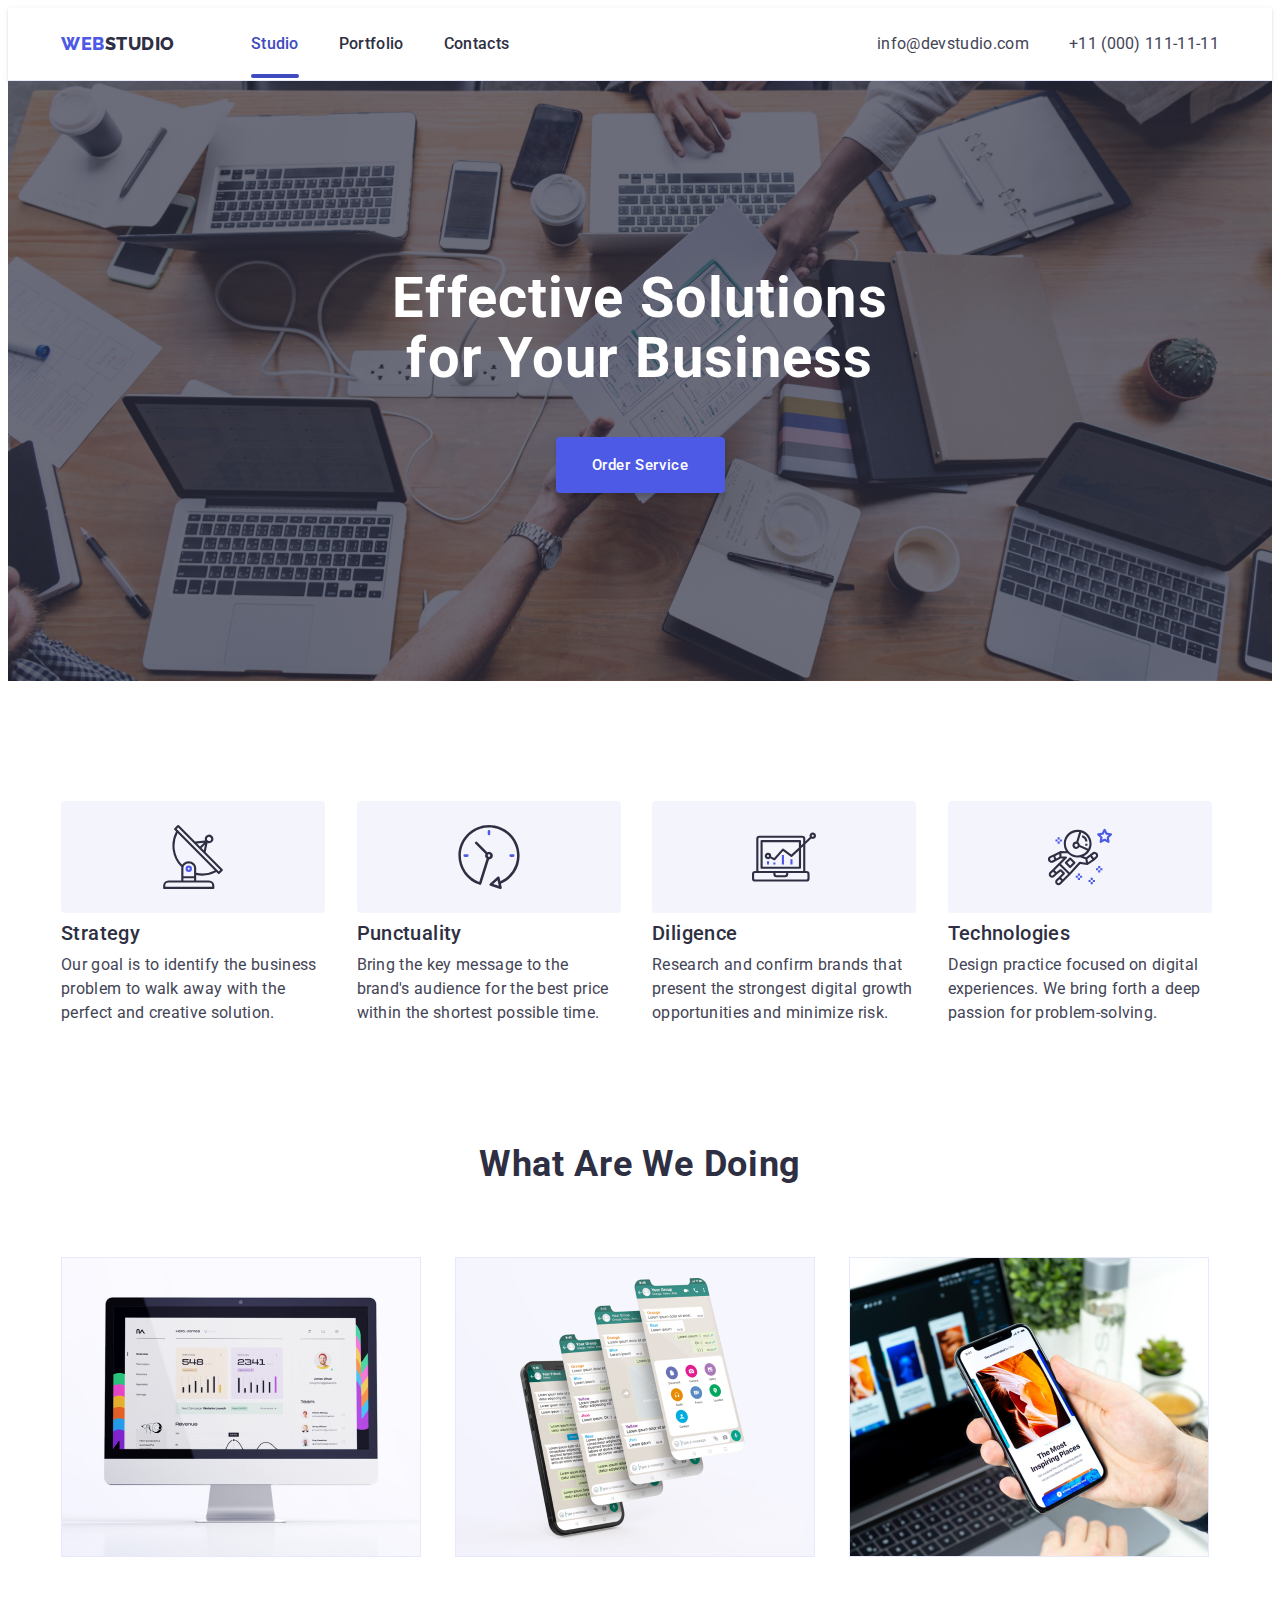
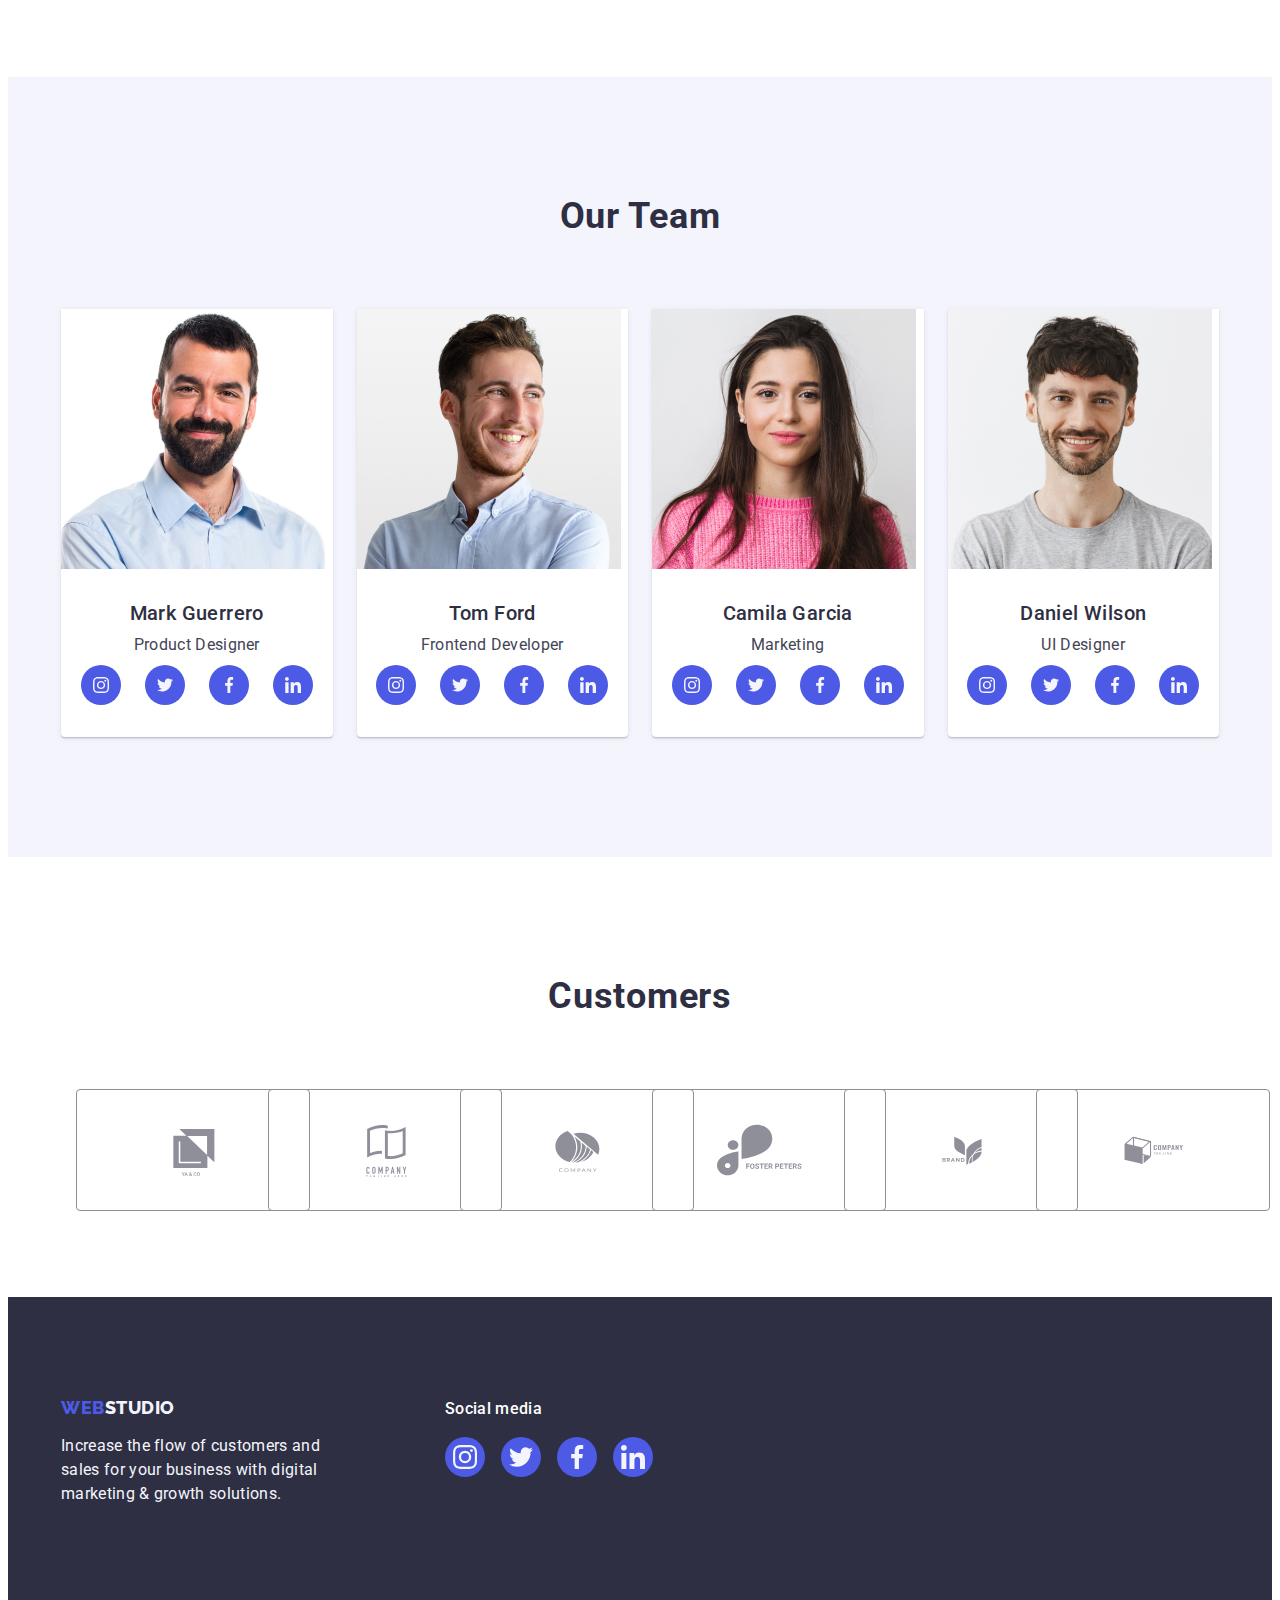
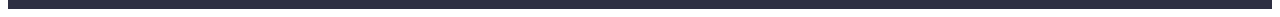
<file: index.html>
<!DOCTYPE html>
<html lang="en">
  <head>
    <meta charset="UTF-8" />
    <meta name="viewport" content="width=device-width, initial-scale=1.0" />
    <title>Web Studio</title>
    <!--Fonts-->
    <link rel="preconnect" href="https://fonts.googleapis.com" />
    <link rel="preconnect" href="https://fonts.gstatic.com" crossorigin />
    <link
      href="https://fonts.googleapis.com/css2?family=Raleway:wght@800&family=Roboto:wght@400;500;700&display=swap"
      rel="stylesheet"
    />
    <!-- Modern normalize -->
    <link
      rel="stylesheet"
      href="https://cdnjs.cloudflare.com/ajax/libs/modern-normalize/2.0.0/modern-normalize.min.css"
      integrity="sha512-4xo8blKMVCiXpTaLzQSLSw3KFOVPWhm/TRtuPVc4WG6kUgjH6J03IBuG7JZPkcWMxJ5huwaBpOpnwYElP/m6wg=="
      crossorigin="anonymous"
      referrerpolicy="no-referrer"
    />
    <!--Custom styles-->
    <link rel="stylesheet" href="./css/styles.css" />
  </head>
  <body>
    <!--Header styles-->
    <header class="header">
      <div class="header-container container">
        <nav class="header-nav">
          <a class="logo link" href="./index.html"
            >Web<span class="header-nav-logo-studio">Studio</span>
          </a>
          <ul class="list list-header">
            <li class="header-nav-item">
              <a class="nav-link current link" href="./index.html">Studio</a>
            </li>
            <li class="header-nav-item">
              <a class="nav-link link" href="./portfolio.html">Portfolio</a>
            </li>
            <li class="header-nav-item">
              <a class="nav-link link" href="">Contacts</a>
            </li>
          </ul>
        </nav>
        <address class="header-address">
          <ul class="list address-list">
            <li class="header-address-item">
              <a
                class="address-link link"
                href="mailto:info@devstudio.com"
                aria-label="email"
                >info@devstudio.com
              </a>
            </li>
            <li class="header-address-item">
              <a
                class="address-link link"
                href="tel:+110001111111"
                aria-label="+110001111111"
                >+11 (000) 111-11-11
              </a>
            </li>
          </ul>
        </address>
      </div>
    </header>

    <main>
      <!--Hero image Section 1-->
      <section class="hero">
        <div class="container">
          <h1 class="hero-title">Effective Solutions for Your Business</h1>
          <button class="btn hero-order-btn" type="button" data-modal-open>
            Order Service
          </button>
        </div>
      </section>

      <!--Section 2-->
      <section class="feature">
        <div class="container">
          <h2 class="visually-hidden">text</h2>
          <ul class="list feature-list">
            <li class="feature-item">
              <div class="feature-wrapper">
                <svg class="feature-wrapper-icons" width="64" height="64">
                  <use href="./images/icons.svg#icon-antenna"></use>
                </svg>
              </div>
              <h3 class="feature-item-titel">Strategy</h3>
              <p class="feature-item-paragraph">
                Our goal is to identify the business problem to walk away with
                the perfect and creative solution.
              </p>
            </li>

            <li class="feature-item">
              <div class="feature-wrapper">
                <svg class="feature-wrapper-icons" width="64" height="64">
                  <use href="./images/icons.svg#icon-clock"></use>
                </svg>
              </div>
              <h3 class="feature-item-titel">Punctuality</h3>
              <p class="feature-item-paragraph">
                Bring the key message to the brand's audience for the best price
                within the shortest possible time.
              </p>
            </li>

            <li class="feature-item">
              <div class="feature-wrapper">
                <svg class="feature-wrapper-icons" width="64" height="64">
                  <use href="./images/icons.svg#icon-diagram"></use>
                </svg>
              </div>
              <h3 class="feature-item-titel">Diligence</h3>
              <p class="feature-item-paragraph">
                Research and confirm brands that present the strongest digital
                growth opportunities and minimize risk.
              </p>
            </li>

            <li class="feature-item">
              <div class="feature-wrapper">
                <svg class="feature-wrapper-icons" width="64" height="64">
                  <use href="./images/icons.svg#icon-astronaut"></use>
                </svg>
              </div>
              <h3 class="feature-item-titel">Technologies</h3>
              <p class="feature-item-paragraph">
                Design practice focused on digital experiences. We bring forth a
                deep passion for problem-solving.
              </p>
            </li>
          </ul>
        </div>
      </section>

      <!--Section 3-->
      <section class="work">
        <div class="container">
          <h2 class="work-title">What are we doing</h2>
          <ul class="list work-list">
            <li class="work-item">
              <img
                src="./images/images-section3/img1.jpg"
                alt="Work1"
                width="360"
              />
            </li>
            <li class="work-item">
              <img
                src="./images/images-section3/img2.jpg"
                alt="Work2"
                width="360"
              />
            </li>
            <li class="work-item">
              <img
                src="./images/images-section3/img3.jpg"
                alt="Work3"
                width="360"
              />
            </li>
          </ul>
        </div>
      </section>

      <!--Section 4-->
      <section class="team">
        <div class="container">
          <h2 class="team-title">Our Team</h2>
          <ul class="list team-list">
            <li class="team-item">
              <img
                src="./images/images-section4/mark-guerreroimg.jpg"
                alt="Product Designer"
                width="264"
              />
              <div class="team-title-paragraph">
                <h3 class="team-item-title">Mark Guerrero</h3>
                <p class="team-item-paragraph">Product Designer</p>
                <ul class="team-socials list">
                  <li class="team-socials-item">
                    <a
                      class="team-socials-link link"
                      href="https://instagram.com"
                    >
                      <svg class="team-socials-icon" width="16" height="16">
                        <use href="./images/icons.svg#icon-instagram"></use>
                      </svg>
                    </a>
                  </li>
                  <li class="team-socials-item">
                    <a
                      class="team-socials-link link"
                      href="https://instagram.com"
                    >
                      <svg class="team-socials-icon" width="16" height="16">
                        <use href="./images/icons.svg#icon-twitter"></use>
                      </svg>
                    </a>
                  </li>
                  <li class="team-socials-item">
                    <a
                      class="team-socials-link link"
                      href="https://instagram.com"
                    >
                      <svg class="team-socials-icon" width="16" height="16">
                        <use href="./images/icons.svg#icon-facebook"></use>
                      </svg>
                    </a>
                  </li>
                  <li class="team-socials-item">
                    <a
                      class="team-socials-link link"
                      href="https://instagram.com"
                    >
                      <svg class="team-socials-icon" width="16" height="16">
                        <use href="./images/icons.svg#icon-linkedin"></use>
                      </svg>
                    </a>
                  </li>
                </ul>
              </div>
            </li>
            <li class="team-item">
              <img
                src="./images/images-section4/tom-fordimg.jpg"
                alt="Frontend Developer"
                width="264"
              />
              <div class="team-title-paragraph">
                <h3 class="team-item-title">Tom Ford</h3>
                <p class="team-item-paragraph">Frontend Developer</p>
                <ul class="team-socials list">
                  <li class="team-socials-item">
                    <a
                      class="team-socials-link link"
                      href="https://instagram.com"
                    >
                      <svg class="team-socials-icon" width="16" height="16">
                        <use href="./images/icons.svg#icon-instagram"></use>
                      </svg>
                    </a>
                  </li>
                  <li class="team-socials-item">
                    <a
                      class="team-socials-link link"
                      href="https://instagram.com"
                    >
                      <svg class="team-socials-icon" width="16" height="16">
                        <use href="./images/icons.svg#icon-twitter"></use>
                      </svg>
                    </a>
                  </li>
                  <li class="team-socials-item">
                    <a
                      class="team-socials-link link"
                      href="https://instagram.com"
                    >
                      <svg class="team-socials-icon" width="16" height="16">
                        <use href="./images/icons.svg#icon-facebook"></use>
                      </svg>
                    </a>
                  </li>
                  <li class="team-socials-item">
                    <a
                      class="team-socials-link link"
                      href="https://instagram.com"
                    >
                      <svg class="team-socials-icon" width="16" height="16">
                        <use href="./images/icons.svg#icon-linkedin"></use>
                      </svg>
                    </a>
                  </li>
                </ul>
              </div>
            </li>
            <li class="team-item">
              <img
                src="./images/images-section4/camila-garcia.jpg"
                alt="Marketing"
                width="264"
              />
              <div class="team-title-paragraph">
                <h3 class="team-item-title">Camila Garcia</h3>
                <p class="team-item-paragraph">Marketing</p>
                <ul class="team-socials list">
                  <li class="team-socials-item">
                    <a
                      class="team-socials-link link"
                      href="https://instagram.com"
                    >
                      <svg class="team-socials-icon" width="16" height="16">
                        <use href="./images/icons.svg#icon-instagram"></use>
                      </svg>
                    </a>
                  </li>
                  <li class="team-socials-item">
                    <a
                      class="team-socials-link link"
                      href="https://instagram.com"
                    >
                      <svg class="team-socials-icon" width="16" height="16">
                        <use href="./images/icons.svg#icon-twitter"></use>
                      </svg>
                    </a>
                  </li>
                  <li class="team-socials-item">
                    <a
                      class="team-socials-link link"
                      href="https://instagram.com"
                    >
                      <svg class="team-socials-icon" width="16" height="16">
                        <use href="./images/icons.svg#icon-facebook"></use>
                      </svg>
                    </a>
                  </li>
                  <li class="team-socials-item">
                    <a
                      class="team-socials-link link"
                      href="https://instagram.com"
                    >
                      <svg class="team-socials-icon" width="16" height="16">
                        <use href="./images/icons.svg#icon-linkedin"></use>
                      </svg>
                    </a>
                  </li>
                </ul>
              </div>
            </li>
            <li class="team-item">
              <img
                src="./images/images-section4/daniel-wisonimg.jpg"
                alt="UI Designer"
                width="264"
              />
              <div class="team-title-paragraph">
                <h3 class="team-item-title">Daniel Wilson</h3>
                <p class="team-item-paragraph">UI Designer</p>
                <ul class="team-socials list">
                  <li class="team-socials-item">
                    <a
                      class="team-socials-link link"
                      href="https://instagram.com"
                    >
                      <svg class="team-socials-icon" width="16" height="16">
                        <use href="./images/icons.svg#icon-instagram"></use>
                      </svg>
                    </a>
                  </li>
                  <li class="team-socials-item">
                    <a class="team-socials-link link" href="https://x.com">
                      <svg class="team-socials-icon" width="16" height="16">
                        <use href="./images/icons.svg#icon-twitter"></use>
                      </svg>
                    </a>
                  </li>
                  <li class="team-socials-item">
                    <a
                      class="team-socials-link link"
                      href="https://facebook.com"
                    >
                      <svg class="team-socials-icon" width="16" height="16">
                        <use href="./images/icons.svg#icon-facebook"></use>
                      </svg>
                    </a>
                  </li>
                  <li class="team-socials-item">
                    <a
                      class="team-socials-link link"
                      href="https://linkedin.com"
                    >
                      <svg class="team-socials-icon" width="16" height="16">
                        <use href="./images/icons.svg#icon-linkedin"></use>
                      </svg>
                    </a>
                  </li>
                </ul>
              </div>
            </li>
          </ul>
        </div>
      </section>

      <!--Section 5-->
      <section class="customers">
        <div class="container">
          <h2 class="customers-titel">Customers</h2>
          <ul class="container-client list">
            <li class="customers-client-item">
              <a class="customers-client-link link" href="">
                <svg class="container-client-icons" width="104" height="56">
                  <use href="./images/icons.svg#icon-logo-1"></use>
                </svg>
              </a>
            </li>
            <li class="customers-client-item">
              <a class="customers-client-link link" href="">
                <svg class="container-client-icons" width="104" height="56">
                  <use href="./images/icons.svg#icon-logo-2"></use>
                </svg>
              </a>
            </li>
            <li class="customers-client-item">
              <a class="customers-client-link link" href="">
                <svg class="container-client-icons" width="104" height="56">
                  <use href="./images/icons.svg#icon-logo-3"></use>
                </svg>
              </a>
            </li>
            <li class="customers-client-item">
              <a class="customers-client-link link" href="">
                <svg class="container-client-icons" width="104" height="56">
                  <use href="./images/icons.svg#icon-logo-4"></use>
                </svg>
              </a>
            </li>
            <li class="customers-client-item">
              <a class="customers-client-link link" href="">
                <svg class="container-client-icons" width="104" height="56">
                  <use href="./images/icons.svg#icon-logo-5"></use>
                </svg>
              </a>
            </li>
            <li class="customers-client-item">
              <a class="customers-client-link link" href="">
                <svg class="container-client-icons" width="104" height="56">
                  <use href="./images/icons.svg#icon-logo-6"></use>
                </svg>
              </a>
            </li>
          </ul>
        </div>
      </section>
    </main>

    <!--Footer-->
    <footer class="footer" id="contacts">
      <div class="footer-container container">
        <div class="footer-title">
          <a class="link footer-link" href="./index.html"
            >Web<span class="footer-logo-studio">Studio</span></a
          >
          <p class="footer-paragraph">
            Increase the flow of customers and sales for your business with
            digital marketing & growth solutions.
          </p>
        </div>

        <!--Social media-->
        <div>
          <p class="social-paragraph">Social media</p>
          <ul class="social-list list">
            <li class="footer-socials-item">
              <a class="footer-socials-link link" href="https://instagram.com">
                <svg class="footer-socials-icon" width="24" height="24">
                  <use href="./images/icons.svg#icon-instagram"></use>
                </svg>
              </a>
            </li>
            <li class="footer-socials-item">
              <a class="footer-socials-link link" href="https://x.com">
                <svg class="footer-socials-icon" width="24" height="24">
                  <use href="./images/icons.svg#icon-twitter"></use>
                </svg>
              </a>
            </li>
            <li class="footer-socials-item">
              <a class="footer-socials-link link" href="https://facebook.com">
                <svg class="footer-socials-icon" width="24" height="24">
                  <use href="./images/icons.svg#icon-facebook"></use>
                </svg>
              </a>
            </li>
            <li class="footer-socials-item">
              <a class="footer-socials-link link" href="https://linkedin.com">
                <svg class="footer-socials-icon" width="24" height="24">
                  <use href="./images/icons.svg#icon-linkedin"></use>
                </svg>
              </a>
            </li>
          </ul>
        </div>
      </div>
    </footer>

    <!--Modal window-->
    <div class="backdrop is-hidden" data-modal>
      <div class="modal">
        <button class="btn-close" type="button" data-modal-close>
          <svg class="btn-close-icon" width="8" height="8">
            <use href="./images/icons.svg#icon-close-black"></use>
          </svg>
        </button>
      </div>
    </div>

    <script src="./js/modal.js"></script>
  </body>
</html>
</file>
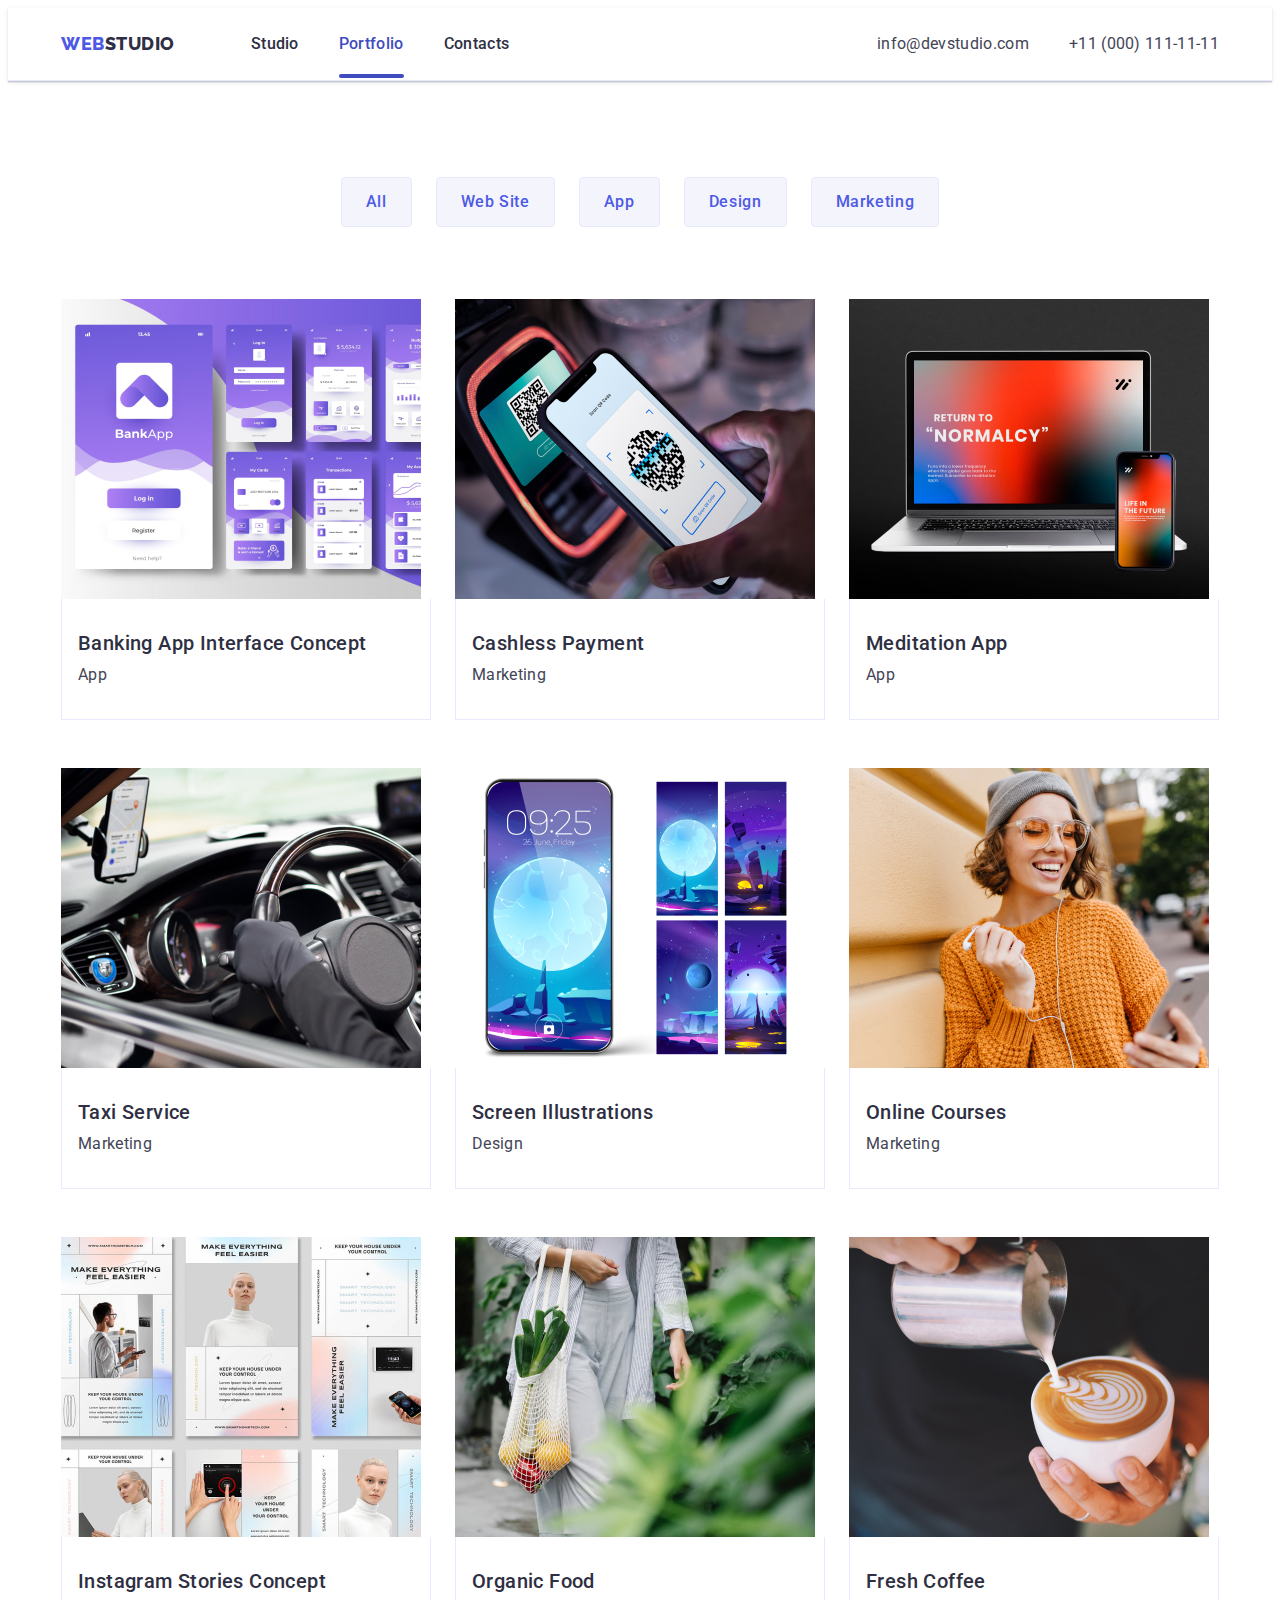
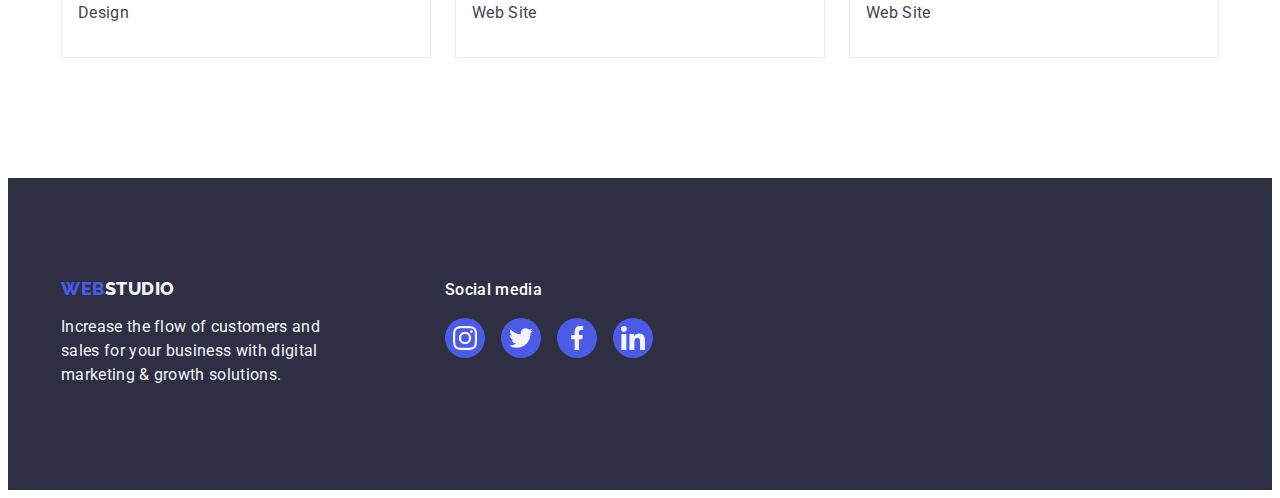
<file: portfolio.html>
<!DOCTYPE html>
<html lang="en">
  <head>
    <meta charset="UTF-8" />
    <meta name="viewport" content="width=device-width, initial-scale=1.0" />
    <title>Web Studio</title>
    <!--Fonts-->
    <link rel="preconnect" href="https://fonts.googleapis.com" />
    <link rel="preconnect" href="https://fonts.gstatic.com" crossorigin />
    <link
      href="https://fonts.googleapis.com/css2?family=Raleway:wght@800&family=Roboto:wght@400;500;700&display=swap"
      rel="stylesheet"
    />
    <!-- Modern normalize -->
    <link
      rel="stylesheet"
      href="https://cdnjs.cloudflare.com/ajax/libs/modern-normalize/2.0.0/modern-normalize.min.css"
      integrity="sha512-4xo8blKMVCiXpTaLzQSLSw3KFOVPWhm/TRtuPVc4WG6kUgjH6J03IBuG7JZPkcWMxJ5huwaBpOpnwYElP/m6wg=="
      crossorigin="anonymous"
      referrerpolicy="no-referrer"
    />
    <!--Custom styles-->
    <link rel="stylesheet" href="./css/styles.css" />
  </head>
  <body>
    <!--Header styles-->
    <header class="header">
      <div class="header-container container">
        <nav class="header-nav">
          <a class="logo link" href="./index.html"
            >Web<span class="header-nav-logo-studio">Studio</span>
          </a>
          <ul class="list list-header">
            <li class="header-nav-item">
              <a class="nav-link link" href="./index.html">Studio</a>
            </li>
            <li class="header-nav-item">
              <a class="nav-link current link" href="./portfolio.html"
                >Portfolio</a
              >
            </li>
            <li class="header-nav-item">
              <a class="nav-link link" href="">Contacts</a>
            </li>
          </ul>
        </nav>
        <address class="header-address">
          <ul class="list address-list">
            <li class="header-address-item">
              <a
                class="address-link link"
                href="mailto:info@devstudio.com"
                aria-label="email"
                >info@devstudio.com
              </a>
            </li>
            <li class="header-address-item">
              <a
                class="address-link link"
                href="tel:+110001111111"
                aria-label="+110001111111"
                >+11 (000) 111-11-11
              </a>
            </li>
          </ul>
        </address>
      </div>
    </header>

    <!--Filters-->
    <main>
      <section class="filters">
        <div class="container">
          <h1 class="visually-hidden">portfolio</h1>
          <ul class="list filters-list">
            <li class="filters-item">
              <button class="filters-item-button" type="button">All</button>
            </li>
            <li class="filters-item">
              <button class="filters-item-button" type="button">
                Web Site
              </button>
            </li>
            <li class="filters-item">
              <button class="filters-item-button" type="button">App</button>
            </li>
            <li class="filters-item">
              <button class="filters-item-button" type="button">Design</button>
            </li>
            <li class="filters-item">
              <button class="filters-item-button" type="button">
                Marketing
              </button>
            </li>
          </ul>

          <!--Row-->
          <ul class="list row-list">
            <li class="row-item">
              <a class="overlay-link link" href="#">
                <div class="overlay">
                  <img
                    src="./images/images-row/img-banking.jpg"
                    alt="App"
                    width="360"
                  />
                  <p class="overlay-text">
                    14 Stylish and User-Friendly App Design Concepts · Task
                    Manager App · Calorie Tracker App · Exotic Fruit Ecommerce
                    App · Cloud Storage App
                  </p>
                </div>

                <div class="row-titel-paragrah">
                  <h2 class="row-item-titel">Banking App Interface Concept</h2>
                  <p class="row-item-paragraph">App</p>
                </div>
              </a>
            </li>
            <li class="row-item">
              <a class="overlay-link link" href="#">
                <div class="overlay">
                  <img
                    src="./images/images-row/img-cashless.jpg"
                    alt="Marketing"
                    width="360"
                  />
                  <p class="overlay-text">
                    14 Stylish and User-Friendly App Design Concepts · Task
                    Manager App · Calorie Tracker App · Exotic Fruit Ecommerce
                    App · Cloud Storage App
                  </p>
                </div>

                <div class="row-titel-paragrah">
                  <h2 class="row-item-titel">Cashless Payment</h2>
                  <p class="row-item-paragraph">Marketing</p>
                </div>
              </a>
            </li>
            <li class="row-item">
              <a class="overlay-link link" href="#">
                <div class="overlay">
                  <img
                    src="./images/images-row/img-meditation.jpg"
                    alt="App"
                    width="360"
                  />
                  <p class="overlay-text">
                    14 Stylish and User-Friendly App Design Concepts · Task
                    Manager App · Calorie Tracker App · Exotic Fruit Ecommerce
                    App · Cloud Storage App
                  </p>
                </div>

                <div class="row-titel-paragrah">
                  <h2 class="row-item-titel">Meditation App</h2>
                  <p class="row-item-paragraph">App</p>
                </div>
              </a>
            </li>
            <li class="row-item">
              <a class="overlay-link link" href="#">
                <div class="overlay">
                  <img
                    src="./images/images-row/img-taxi.jpg"
                    alt="Marketing"
                    width="360"
                  />
                  <p class="overlay-text">
                    14 Stylish and User-Friendly App Design Concepts · Task
                    Manager App · Calorie Tracker App · Exotic Fruit Ecommerce
                    App · Cloud Storage App
                  </p>
                </div>

                <div class="row-titel-paragrah">
                  <h2 class="row-item-titel">Taxi Service</h2>
                  <p class="row-item-paragraph">Marketing</p>
                </div>
              </a>
            </li>
            <li class="row-item">
              <a class="overlay-link link" href="#">
                <div class="overlay">
                  <img
                    src="./images/images-row/img-screen.jpg"
                    alt="Design"
                    width="360"
                  />
                  <p class="overlay-text">
                    14 Stylish and User-Friendly App Design Concepts · Task
                    Manager App · Calorie Tracker App · Exotic Fruit Ecommerce
                    App · Cloud Storage App
                  </p>
                </div>

                <div class="row-titel-paragrah">
                  <h2 class="row-item-titel">Screen Illustrations</h2>
                  <p class="row-item-paragraph">Design</p>
                </div>
              </a>
            </li>
            <li class="row-item">
              <a class="overlay-link link" href="#">
                <div class="overlay">
                  <img
                    src="./images/images-row/img-online.jpg"
                    alt="Marketing"
                    width="360"
                  />
                  <p class="overlay-text">
                    14 Stylish and User-Friendly App Design Concepts · Task
                    Manager App · Calorie Tracker App · Exotic Fruit Ecommerce
                    App · Cloud Storage App
                  </p>
                </div>

                <div class="row-titel-paragrah">
                  <h2 class="row-item-titel">Online Courses</h2>
                  <p class="row-item-paragraph">Marketing</p>
                </div>
              </a>
            </li>
            <li class="row-item">
              <a class="overlay-link link" href="#">
                <div class="overlay">
                  <img
                    src="./images/images-row/img-instagram.jpg"
                    alt="Design"
                    width="360"
                  />
                  <p class="overlay-text">
                    14 Stylish and User-Friendly App Design Concepts · Task
                    Manager App · Calorie Tracker App · Exotic Fruit Ecommerce
                    App · Cloud Storage App
                  </p>
                </div>

                <div class="row-titel-paragrah">
                  <h2 class="row-item-titel">Instagram Stories Concept</h2>
                  <p class="row-item-paragraph">Design</p>
                </div>
              </a>
            </li>
            <li class="row-item">
              <a class="overlay-link link" href="#">
                <div class="overlay">
                  <img
                    src="./images/images-row/img-organic.jpg"
                    alt="Web Site"
                    width="360"
                  />
                  <p class="overlay-text">
                    14 Stylish and User-Friendly App Design Concepts · Task
                    Manager App · Calorie Tracker App · Exotic Fruit Ecommerce
                    App · Cloud Storage App
                  </p>
                </div>

                <div class="row-titel-paragrah">
                  <h2 class="row-item-titel">Organic Food</h2>
                  <p class="row-item-paragraph">Web Site</p>
                </div>
              </a>
            </li>
            <li class="row-item">
              <a class="overlay-link link" href="#">
                <div class="overlay">
                  <img
                    src="./images/images-row/img-fresh.jpg"
                    alt="Web Site"
                    width="360"
                  />
                  <p class="overlay-text">
                    14 Stylish and User-Friendly App Design Concepts · Task
                    Manager App · Calorie Tracker App · Exotic Fruit Ecommerce
                    App · Cloud Storage App
                  </p>
                </div>

                <div class="row-titel-paragrah">
                  <h2 class="row-item-titel">Fresh Coffee</h2>
                  <p class="row-item-paragraph">Web Site</p>
                </div>
              </a>
            </li>
          </ul>
        </div>
      </section>
    </main>

    <!--Footer-->
    <footer class="footer" id="contacts">
      <div class="footer-container container">
        <div class="footer-title">
          <a class="link footer-link" href="./index.html"
            >Web<span class="footer-logo-studio">Studio</span></a
          >
          <p class="footer-paragraph">
            Increase the flow of customers and sales for your business with
            digital marketing & growth solutions.
          </p>
        </div>

        <!--Social media-->
        <div>
          <p class="social-paragraph">Social media</p>
          <ul class="social-list list">
            <li class="footer-socials-item">
              <a class="footer-socials-link link" href="https://instagram.com">
                <svg class="footer-socials-icon" width="24" height="24">
                  <use href="./images/icons.svg#icon-instagram"></use>
                </svg>
              </a>
            </li>
            <li class="footer-socials-item">
              <a class="footer-socials-link link" href="https://x.com">
                <svg class="footer-socials-icon" width="24" height="24">
                  <use href="./images/icons.svg#icon-twitter"></use>
                </svg>
              </a>
            </li>
            <li class="footer-socials-item">
              <a class="footer-socials-link link" href="https://facebook.com">
                <svg class="footer-socials-icon" width="24" height="24">
                  <use href="./images/icons.svg#icon-facebook"></use>
                </svg>
              </a>
            </li>
            <li class="footer-socials-item">
              <a class="footer-socials-link link" href="https://linkedin.com">
                <svg class="footer-socials-icon" width="24" height="24">
                  <use href="./images/icons.svg#icon-linkedin"></use>
                </svg>
              </a>
            </li>
          </ul>
        </div>
      </div>
    </footer>
  </body>
</html>
</file>
<file: css/styles.css>
/*Varibles*/
:root {
  /*Colors*/
  --WHITE: #fff;
  --IRIS: #4d5ae5;
  --NAVY-BLUE: #2e2f42;
  --OCEAN: #404bbf;
  --SLATE: #434455;
  --CLOUD: #f4f4fd;
  --CORNFLOWER: #e7e9fc;
  --LIGHT-SLATE: #8e8f99;
  --GREEN: #31d0aa;
  --DAIRY: #fcfcfc;
}
/**
  |============================
  | Base styles
  |============================
*/
body {
  font-family: 'Roboto', sans-serif;
  color: #434455;
  background-color: #fff;
}
/*reset start*/
h1,
h2,
h3,
p {
  margin: 0;
}

a {
  color: currentColor;
}

button {
  cursor: pointer;
  font-family: inherit;
  color: currentColor;
}

img {
  display: block;
  max-width: 100%;
  height: auto;
}

.list {
  list-style-type: none;
  margin: 0;
  padding: 0;
}

.link {
  text-decoration: none;
}
.visually-hidden {
  position: absolute;
  white-space: nowrap;
  width: 1px;
  height: 1px;
  overflow: hidden;
  border: 0;
  padding: 0;
  clip: rect(0 0 0 0);
  clip-path: inset(100%);
  margin: -1px;
}
/*reset end*/

/**
  |============================
  | Base styles
  |============================
*/
.container {
  width: 1158px;
  margin-left: auto;
  margin-right: auto;
  padding-left: 15px;
  padding-right: 15px;
}
/**
  |============================
  | Card set
  |============================
*/
/**
  |============================
  | Header styles
  |============================
*/
.header {
  border-bottom: 1px solid var(--CORNFLOWER);
  background: var(--WHITE);
  height: 72px;
  box-shadow: 0px 2px 1px rgba(46, 47, 66, 0.08), 0px 1px 1px rgba(46, 47, 66, 0.16),
    0px 1px 6px rgba(46, 47, 66, 0.08);

  display: flex;
}

.header-container {
  display: flex;
  align-items: center;
}

.header-nav {
  display: flex;
  align-items: center;
}
.header-nav-logo-wed {
  font-family: Raleway, sans-serif;
  font-size: 18px;
  font-style: normal;
  font-weight: 800;
  line-height: 1.17;
  letter-spacing: 0.54px;
  color: var(--IRIS);
  text-transform: uppercase;
}

.header-nav-logo-studio {
  font-family: Raleway, sans-serif;
  font-size: 18px;
  font-style: normal;
  font-weight: 800;
  line-height: 1.17;
  letter-spacing: 0.54px;
  color: var(--NAVY-BLUE);

  text-transform: uppercase;
}

.list-header {
  display: flex;
  gap: 40px;
}

.logo {
  font-family: Raleway, sans-serif;
  font-size: 18px;
  font-style: normal;
  font-weight: 800;
  line-height: 1.17;
  letter-spacing: 0.54px;
  color: var(--IRIS);

  margin-right: 76px;
  text-transform: uppercase;
  text-decoration: none;
}
.nav-link {
  padding-top: 24px;
  padding-bottom: 24px;

  font-family: Roboto, sans-serif;
  font-size: 16px;
  font-style: normal;
  font-weight: 500;
  line-height: 1.5;
  letter-spacing: 0.32px;
  color: var(--NAVY-BLUE);

  transition: color 250ms cubic-bezier(0.4, 0, 0.2, 1);
}
.nav-link:hover,
.nav-link:focus {
  color: var(--OCEAN);
}
.current::after {
  content: '';
  position: absolute;
  bottom: -1px;
  left: 0;
  display: block;
  width: 100%;
  height: 4px;
  border-radius: 2px;
  background: var(--OCEAN);
}
.current {
  position: relative;
  color: var(--OCEAN);
}

.address-list {
  display: flex;
  gap: 40px;
}

.header-address {
  margin-left: auto;
  font-style: normal;
}
.address-link {
  padding-top: 24px;
  padding-bottom: 24px;

  font-family: Roboto, sans-serif;
  font-size: 16px;
  font-style: normal;
  font-weight: 400;
  line-height: 1.5;
  letter-spacing: 0.32px;
  color: var(--SLATE);

  transition: color 250ms cubic-bezier(0.4, 0, 0.2, 1);
}
.address-link:hover,
.address-link:focus {
  color: var(--OCEAN);
}
/**index.html**/
/**
  |============================
  | Hero image Section 1
  |============================
*/
.hero {
  max-width: 1440px;
  margin: 0 auto;
  padding: 188px 0;
  background: var(--NAVY-BLUE);

  background-image: linear-gradient(rgba(46, 47, 66, 0.7), rgba(46, 47, 66, 0.7)),
    url(../images/people-office.jpg);
  background-repeat: no-repeat;
  background-position: center;
  background-size: cover;
}
.hero-title {
  max-width: 496px;
  margin-right: auto;
  margin-left: auto;
  margin-bottom: 48px;
  text-align: center;

  font-family: Roboto, sans-serif;
  font-size: 56px;
  font-style: normal;
  font-weight: 700;
  line-height: 1.07;
  letter-spacing: 1.12px;
  color: var(--WHITE);
}
.btn {
  font-family: Roboto, sans-serif;
  font-size: 15px;
  font-style: normal;
  font-weight: 500;
  line-height: 1.5;
  letter-spacing: 0.04em;
  color: var(--WHITE);
  background-color: var(--IRIS);

  box-shadow: 0px 4px 4px 0px rgba(0, 0, 0, 0.15);

  margin-right: auto;
  margin-left: auto;
  display: block;

  transition: background-color 250ms cubic-bezier(0.4, 0, 0.2, 1);
}
.hero-order-btn {
  min-width: 169px;
  height: 56px;
  padding: 16px 32px;
  border-radius: 4px;
  border: none;
  cursor: pointer;
}
.hero-button:hover,
.hero-button:focus {
  background: var(--OCEAN);
}

/**
  |============================
  | Section 2
  |============================
*/
.feature {
  padding-top: 120px;
  padding-bottom: 120px;
}
.feature-list {
  display: flex;
  gap: 24px;
}
.feature-item {
  width: calc((100% - 72px) / 4);
}
.feature-wrapper {
  display: flex;
  align-items: center;
  justify-content: center;
  margin-bottom: 8px;

  width: 264px;
  height: 112px;
  border-radius: 4px;
  background: var(--CLOUD);
}
.feature-item-titel {
  font-family: Roboto, sans-serif;
  font-size: 20px;
  font-style: normal;
  font-weight: 500;
  line-height: 1.2;
  letter-spacing: 0.4px;
  color: var(--NAVY-BLUE);

  margin-bottom: 8px;
  width: 264px;
  height: 24px;
}
.feature-item-paragraph {
  font-family: Roboto, sans-serif;
  font-size: 16px;
  font-style: normal;
  font-weight: 400;
  line-height: 1.5;
  letter-spacing: 0.32px;
  color: var(--SLATE);

  width: 264px;
  height: 72px;
}
/**
  |============================
  | Section 3
  |============================
*/
.work {
  padding-bottom: 120px;
}
.work-title {
  margin-bottom: 72px;
  text-align: center;

  font-family: Roboto, sans-serif;
  font-size: 36px;
  font-style: normal;
  font-weight: 700;
  line-height: 1.11;
  letter-spacing: 0.72px;
  color: var(--NAVY-BLUE);
  text-align: center;
  text-transform: capitalize;
}
.work-list {
  display: flex;
  gap: 24px;
}
.work-item {
  width: calc((100% - 48px) / 3);
}
/**
  |============================
  | Section 4
  |============================
*/
.team {
  padding-top: 120px;
  padding-bottom: 120px;
  background: var(--CLOUD);
}
.team-title {
  margin-bottom: 72px;

  font-family: Roboto, sans-serif;
  font-size: 36px;
  font-style: normal;
  font-weight: 700;
  line-height: 1.11;
  letter-spacing: 0.72px;
  color: var(--NAVY-BLUE);
  text-align: center;
  text-transform: capitalize;
}
.team-list {
  display: flex;
  gap: 24px;
}
.team-item {
  border-radius: 0px 0px 4px 4px;
  width: calc((100% - 72px) / 4);
  background: var(--WHITE);
  box-shadow: 0px 2px 1px 0px rgba(46, 47, 66, 0.08), 0px 1px 1px 0px rgba(46, 47, 66, 0.16),
    0px 1px 6px 0px rgba(46, 47, 66, 0.08);
}
.team-title-paragraph {
  padding: 32px 0;
}
.team-item-title {
  margin-bottom: 8px;

  font-family: Roboto, sans-serif;
  font-size: 20px;
  font-style: normal;
  font-weight: 500;
  line-height: 1.2;
  letter-spacing: 0.4px;
  color: var(--NAVY-BLUE);
  text-align: center;
}
.team-item-paragraph {
  margin-bottom: 8px;

  font-family: Roboto, sans-serif;
  font-size: 16px;
  font-style: normal;
  font-weight: 400;
  line-height: 1.5;
  letter-spacing: 0.32px;
  color: var(--SLATE);

  text-align: center;
}
.team-socials {
  display: flex;
  justify-content: center;
  align-items: center;
  gap: 24px;
}
.team-socials-item {
  width: 40px;
  height: 40px;
}
.team-socials-link {
  display: flex;
  align-items: center;
  justify-content: center;
  width: 100%;
  height: 100%;

  background-color: var(--IRIS);
  border-radius: 50%;

  transition: background-color 250ms cubic-bezier(0.4, 0, 0.2, 1);
}
.team-socials-link:hover,
.team-socials-link:focus {
  background-color: var(--OCEAN);
}
.team-socials-icon {
  fill: var(--CLOUD);
}
/**
  |============================
  | Section 5
  |============================
*/
.customers {
  padding-top: 120px;
  padding-bottom: 120px;
}
.customers-titel {
  margin-bottom: 72px;

  font-family: Roboto, sans-serif;
  font-size: 36px;
  font-style: normal;
  font-weight: 700;
  line-height: 1.11;
  letter-spacing: 0.72px;
  color: var(--NAVY-BLUE);
  text-align: center;
  text-transform: capitalize;
}
.container-client {
  display: flex;
  align-items: center;
  justify-content: center;
  gap: 24px;
}
.customers-client-item {
  width: 168px;
  height: 88px;
}
.customers-client-link {
  display: flex;
  align-items: center;
  justify-content: center;
  width: 100%;
  height: 100%;
  color: var(--LIGHT-SLATE);

  border-radius: 4px;
  padding: 16px 32px;
  border: 1px solid var(--LIGHT-SLATE);

  transition: border-color 250ms cubic-bezier(0.4, 0, 0.2, 1),
    color 250ms cubic-bezier(0.4, 0, 0.2, 1);
}
.customers-client-link:hover,
.customers-client-link:focus {
  color: var(--OCEAN);
  border: 1px solid var(--OCEAN);
}
.container-client-icons {
  fill: currentColor;
}
.container-client-icons:hover,
.container-client-icons:focus {
  border: 1px solid var(--OCEAN);
  fill: var(--OCEAN);
}

/**Portfolio.html**/
/**
  |============================
  | Filters
  |============================
*/
.filters {
  padding-top: 96px;
  padding-bottom: 120px;
}
.filters-list {
  display: flex;
  justify-content: center;
  gap: 24px;
  margin-bottom: 72px;
}
.filters-item {
}
.filters-item-button {
  font-family: Roboto, sans-serif;
  font-size: 16px;
  font-style: normal;
  font-weight: 500;
  line-height: 1.5; /* 150% */
  letter-spacing: 0.64px;
  color: var(--IRIS);
  background: var(--CLOUD);

  padding: 12px 24px;
  text-align: center;
  cursor: pointer;

  border: 1px solid var(--CORNFLOWER);
  border-radius: 4px;

  transition: color 250ms cubic-bezier(0.4, 0, 0.2, 1),
    background-color 250ms cubic-bezier(0.4, 0, 0.2, 1),
    border-color 250ms cubic-bezier(0.4, 0, 0.2, 1), box-shadow 250ms cubic-bezier(0.4, 0, 0.2, 1);
}
.filters-item-button:hover,
.filters-item-button:focus {
  box-shadow: 0px 3px 1px rgba(0, 0, 0, 0.1), 0px 2px 1px rgba(0, 0, 0, 0.08),
    0px 2px 2px rgba(0, 0, 0, 0.12);
  border: 1px solid transparent;
  background: var(--OCEAN);
  color: var(--WHITE);
}
/**
  |============================
  | Row
  |============================
*/
.row-list {
  display: flex;
  flex-wrap: wrap;
  column-gap: 24px;
  row-gap: 48px;

  transition: box-shadow 250ms cubic-bezier(0.4, 0, 0.2, 1);
}
.row-item {
  width: calc((100% - 48px) / 3);
}
.overlay-link {
  display: block;
  color: inherit;
  transition: box-shadow 250ms cubic-bezier(0.4, 0, 0.2, 1);
}
.overlay-link:hover .overlay-text,
.overlay-link:focus .overlay-text {
  transform: translateY(0%);
}
.overlay-link:hover,
.overlay-link:focus {
  box-shadow: 0px 1px 6px rgba(46, 47, 66, 0.08), 0px 1px 1px rgba(46, 47, 66, 0.16),
    0px 2px 1px rgba(46, 47, 66, 0.08);
}
.overlay {
  position: relative;
  overflow: hidden;
}
.overlay-text {
  font-family: Roboto;
  font-size: 16px;
  font-style: normal;
  font-weight: 400;
  line-height: 1.5; /* 150% */
  letter-spacing: 0.32px;
  color: var(--CLOUD);

  padding: 40px 32px;

  position: absolute;
  width: 100%;
  height: 100%;
  transform: translateY(100%);
  top: 0;

  background: var(--IRIS);

  transition: transform 250ms cubic-bezier(0.4, 0, 0.2, 1);
}

.row-titel-paragrah {
  padding: 32px 16px;
  border: 1px solid var(--CORNFLOWER);
  border-top: none;
}

.row-item-titel {
  font-family: Roboto, sans-serif;
  font-size: 20px;
  font-style: normal;
  font-weight: 500;
  line-height: 1.2; /* 120% */
  letter-spacing: 0.4px;
  color: var(--NAVY-BLUE);

  margin-bottom: 8px;
}
.row-item-paragraph {
  font-family: Roboto, sans-serif;
  font-size: 16px;
  font-style: normal;
  font-weight: 400;
  line-height: 1.5; /* 150% */
  letter-spacing: 0.32px;
  color: var(--SLATE);
  transition: transform 250ms cubic-bezier(0.4, 0, 0.2, 1);
}
/**
  |============================
  | Footer
  |============================
*/
.footer {
  padding-top: 100px;
  padding-bottom: 100px;
  background: var(--NAVY-BLUE);
}
.footer-container {
  display: flex;
  align-items: baseline;
}
.footer-title {
  margin-right: 120px;
  width: 264px;
  height: 112px;
}
.footer-link {
  font-family: Raleway, sans-serif;
  font-size: 18px;
  font-style: normal;
  font-weight: 800;
  line-height: 1.17; /* 116.667% */
  letter-spacing: 0.54px;
  color: var(--IRIS);

  margin-bottom: 16px;
  display: inline-block;
  text-transform: uppercase;
}
.footer-logo-studio {
  font-family: Raleway, sans-serif;
  font-size: 18px;
  font-style: normal;
  font-weight: 800;
  line-height: 1.17; /* 116.667% */
  letter-spacing: 0.54px;
  color: var(--CLOUD);

  text-transform: uppercase;
}
.footer-paragraph {
  font-family: Roboto, sans-serif;
  font-size: 16px;
  font-style: normal;
  font-weight: 400;
  line-height: 1.5; /* 150% */
  letter-spacing: 0.32px;
  color: var(--CLOUD);

  width: 264px;
}
/*Social media*/
.social-paragraph {
  font-family: Roboto;
  font-size: 16px;
  font-style: normal;
  font-weight: 500;
  line-height: 1.5; /* 150% */
  letter-spacing: 0.32px;
  color: var(--WHITE);
  margin-bottom: 16px;
}
.social-list {
  display: flex;
  align-items: flex-start;
  gap: 16px;
}
.footer-socials-item {
  width: 40px;
  height: 40px;
}
.footer-socials-link {
  display: flex;
  align-items: center;
  justify-content: center;
  width: 100%;
  height: 100%;

  background-color: var(--IRIS);
  border-radius: 50%;

  transition: background-color 250ms cubic-bezier(0.4, 0, 0.2, 1);
}
.footer-socials-link:hover,
.footer-socials-link:focus {
  background-color: var(--GREEN);
}
.footer-socials-icon {
  fill: var(--CLOUD);
}

/**
  |============================
  | Modal window
  |============================
*/
.backdrop {
  position: fixed;
  top: 0;
  left: 0;
  z-index: var(--idx-modal);

  width: 100%;
  height: 100%;

  background: var(--NAVY-BLUE-modal, rgba(46, 47, 66, 0.4));
  backdrop-filter: blur(2px);

  transition-delay: 0s;
}
.backdrop.is-hidden {
  opacity: 0;
  visibility: hidden;
  pointer-events: none;
  transition-delay: 200ms;

  transition: opacity 250ms cubic-bezier(0.4, 0, 0.2, 1),
    visibility 250ms cubic-bezier(0.4, 0, 0.2, 1);
}
.modal {
  position: absolute;
  top: 50%;
  left: 50%;

  transform: translateX(-50%) translateY(-50%);
  width: 408px;
  min-height: 584px;

  box-shadow: 0px 1px 1px rgba(0, 0, 0, 0.14), 0px 1px 3px rgba(0, 0, 0, 0.12),
    0px 2px 1px rgba(0, 0, 0, 0.2);
  border-radius: 4px;
  background-color: var(--DAIRY);

  opacity: 1;

  transition: transform 250ms cubic-bezier(0.4, 0, 0.2, 1);
}
.btn-close {
  position: absolute;
  top: 24px;
  right: 24px;
  width: 24px;
  height: 24px;

  display: flex;
  align-items: center;
  justify-content: center;

  color: var(--main-cl);
  padding: 0;
  background-color: var(--CORNFLOWER);
  border: 1px solid rgba(0, 0, 0, 0.1);
  border-radius: 50%;
  cursor: pointer;

  fill: var(--NAVY-BLUE);

  transition: background-color 250ms cubic-bezier(0.4, 0, 0.2, 1),
    border 250ms cubic-bezier(0.4, 0, 0.2, 1);
}

.btn-close:hover,
.btn-close:focus {
  border: none;
  background-color: var(--OCEAN);
  fill: var(--WHITE);
}

.btn-close-icon {
  transition: fill 250ms cubic-bezier(0.4, 0, 0.2, 1);
  stroke: currentColor;
}
</file>
